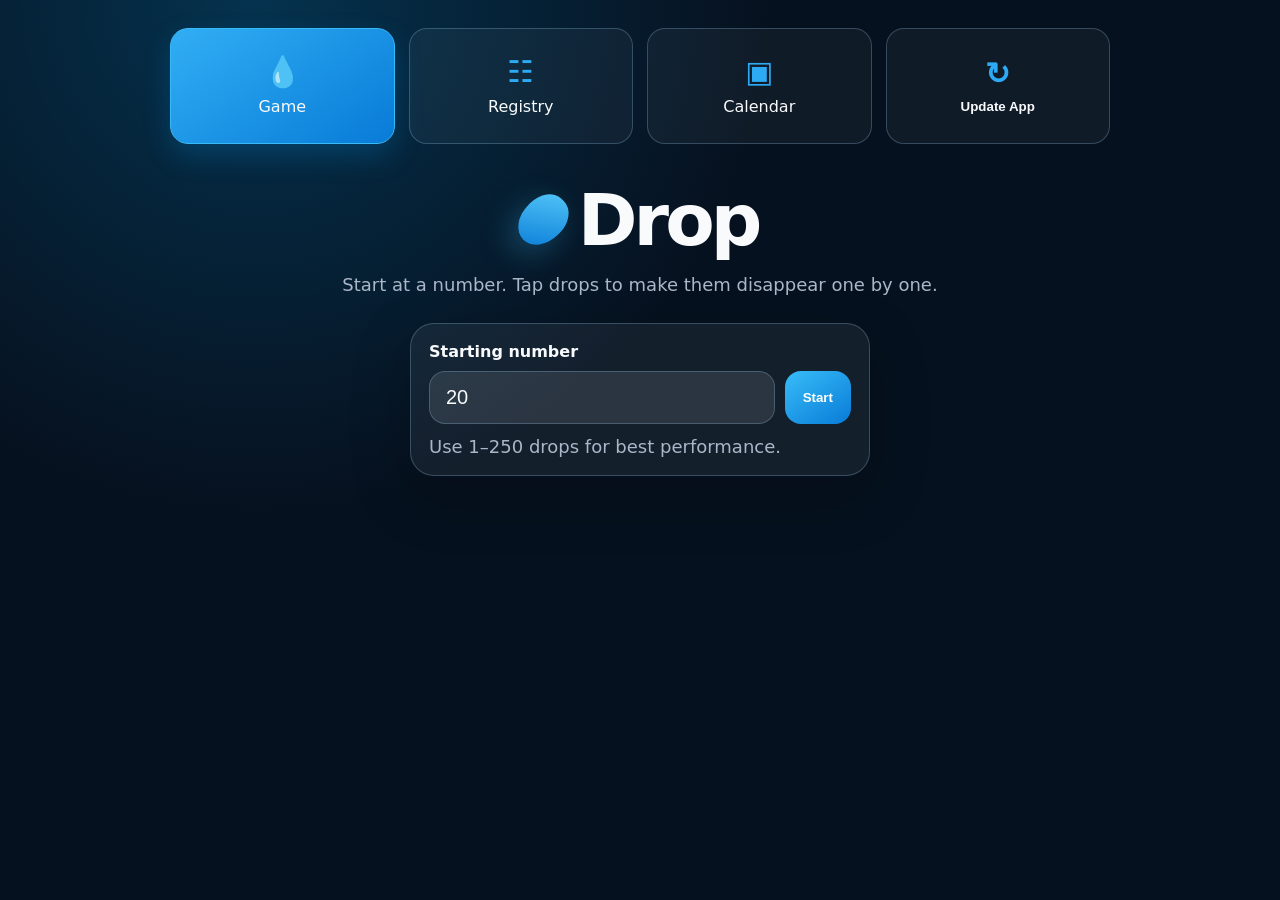
<file: index.html>
<!doctype html>
<html lang="en">
<head>
  <meta charset="UTF-8" />
  <meta name="viewport" content="width=device-width, initial-scale=1.0" />
  <meta name="theme-color" content="#0f172a" />
  <title>Drop</title>
  <link rel="manifest" href="manifest.json" />
  <link rel="apple-touch-icon" href="icons/icon-192.svg" />
  <link rel="stylesheet" href="styles.css" />
</head>
<body>
  <main class="app-shell">
    <nav class="top-menu top-menu-icons" aria-label="Main menu">
      <a href="index.html" aria-current="page"><span class="nav-icon">💧</span><span>Game</span></a>
      <a href="registry.html"><span class="nav-icon">☷</span><span>Registry</span></a>
      <a href="calendar.html"><span class="nav-icon">▣</span><span>Calendar</span></a>
      <button id="updateAppBtn" class="nav-update" type="button"><span class="nav-icon">↻</span><span>Update App</span></button>
    </nav>
    <div id="updateStatus" class="update-status" role="status" aria-live="polite"></div>

    <section class="hero">
      <div class="brand-row">
        <div class="logo-drop"></div>
        <h1>Drop</h1>
      </div>
      <p>Start at a number. Tap drops to make them disappear one by one.</p>
    </section>

    <section class="setup-card" id="setupCard">
      <label for="startNumber">Starting number</label>
      <div class="input-row">
        <input id="startNumber" type="number" inputmode="numeric" min="1" max="250" value="20" />
        <button id="startBtn">Start</button>
      </div>
      <p class="hint">Use 1–250 drops for best performance.</p>
    </section>

    <section class="counter-card hidden" id="counterCard">
      <div class="counter-label">Remaining</div>
      <div class="counter" id="counter">0</div>
      <div class="progress-wrap" aria-hidden="true">
        <div id="progressBar" class="progress-bar"></div>
      </div>
      <div class="actions">
        <button id="resetBtn" class="secondary">Reset</button>
        <button id="newBtn" class="secondary">New Count</button>
      </div>
    </section>

    <section class="drop-board" id="dropBoard" aria-live="polite"></section>
  </main>

  <template id="dropTemplate">
    <button class="drop" aria-label="Remove one drop">
      <span class="shine"></span>
    </button>
  </template>

  <script src="app.js"></script>
  <script src="update.js"></script>
</body>
</html>
</file>
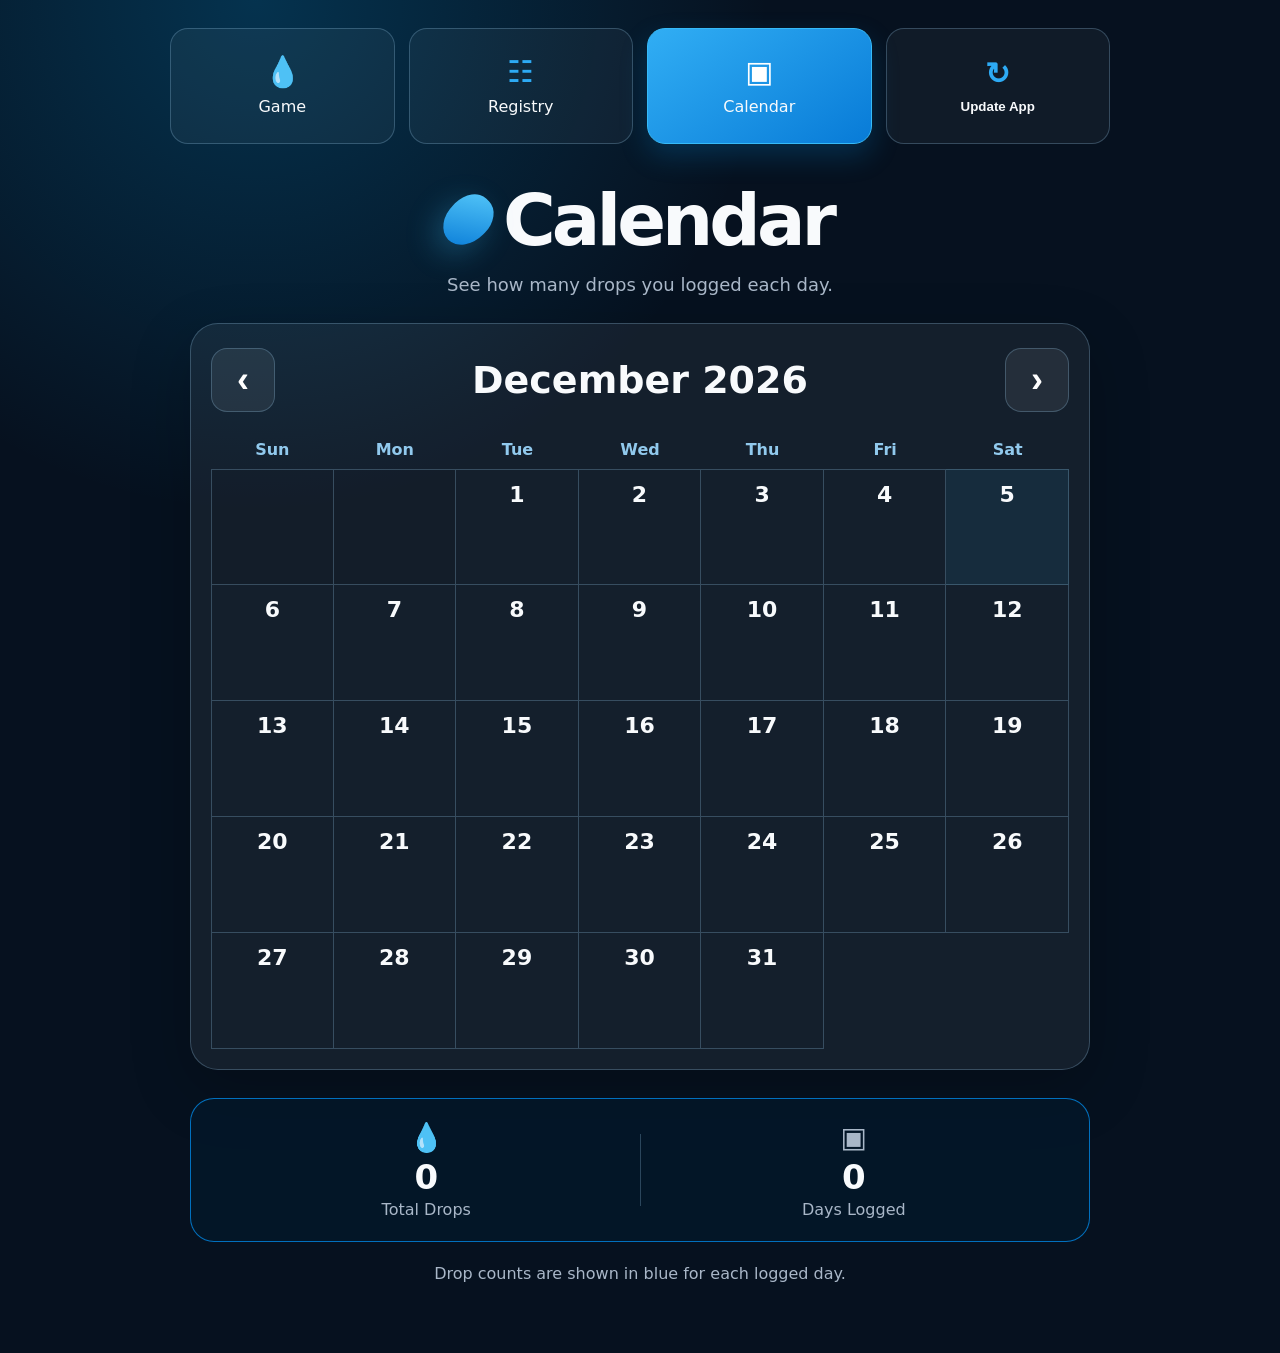
<file: calendar.html>
<!doctype html>
<html lang="en">
<head>
  <meta charset="UTF-8" />
  <meta name="viewport" content="width=device-width, initial-scale=1.0" />
  <meta name="theme-color" content="#0f172a" />
  <title>Drop Calendar</title>
  <link rel="manifest" href="manifest.json" />
  <link rel="apple-touch-icon" href="icons/icon-192.svg" />
  <link rel="stylesheet" href="styles.css" />
</head>
<body>
  <main class="app-shell">
    <nav class="top-menu top-menu-icons" aria-label="Main menu">
      <a href="index.html"><span class="nav-icon">💧</span><span>Game</span></a>
      <a href="registry.html"><span class="nav-icon">☷</span><span>Registry</span></a>
      <a href="calendar.html" aria-current="page"><span class="nav-icon">▣</span><span>Calendar</span></a>
      <button id="updateAppBtn" class="nav-update" type="button"><span class="nav-icon">↻</span><span>Update App</span></button>
    </nav>
    <div id="updateStatus" class="update-status" role="status" aria-live="polite"></div>

    <section class="hero calendar-hero">
      <div class="brand-row">
        <div class="logo-drop"></div>
        <h1>Calendar</h1>
      </div>
      <p>See how many drops you logged each day.</p>
    </section>

    <section class="setup-card calendar-card">
      <div class="calendar-header">
        <button id="prevMonthBtn" class="secondary calendar-nav" type="button" aria-label="Previous month">‹</button>
        <h2 id="calendarMonth"></h2>
        <button id="nextMonthBtn" class="secondary calendar-nav" type="button" aria-label="Next month">›</button>
      </div>
      <div class="calendar-weekdays" aria-hidden="true">
        <span>Sun</span><span>Mon</span><span>Tue</span><span>Wed</span><span>Thu</span><span>Fri</span><span>Sat</span>
      </div>
      <div id="calendarGrid" class="calendar-grid"></div>
    </section>

    <section class="calendar-summary" aria-label="Calendar summary">
      <div class="summary-stat"><span class="summary-icon">💧</span><strong id="totalDrops">0</strong><span>Total Drops</span></div>
      <div class="summary-divider"></div>
      <div class="summary-stat"><span class="summary-icon">▣</span><strong id="daysLogged">0</strong><span>Days Logged</span></div>
    </section>
    <p class="calendar-footer">Drop counts are shown in blue for each logged day.</p>
  </main>

  <script src="calendar.js"></script>
  <script src="update.js"></script>
</body>
</html>
</file>
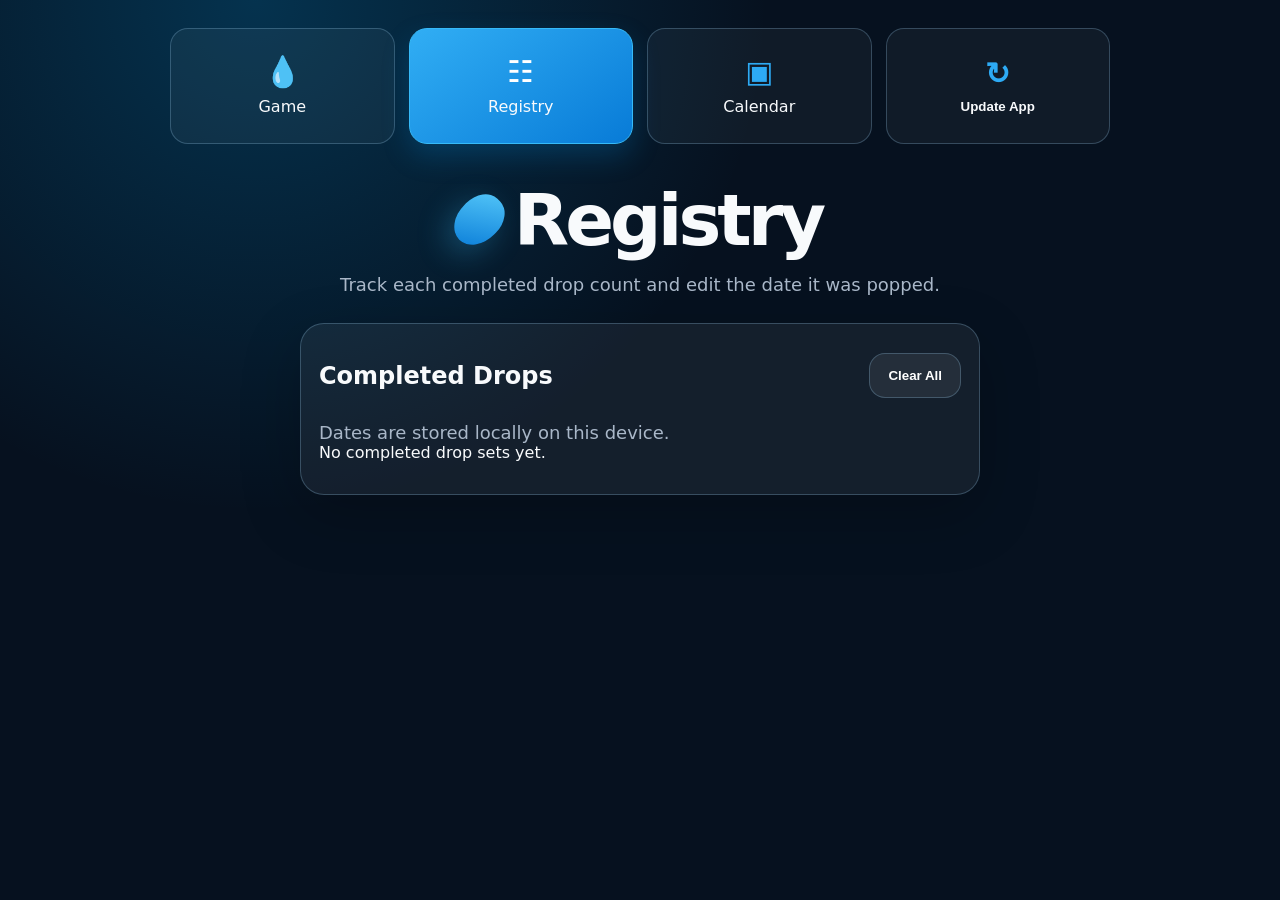
<file: registry.html>
<!doctype html>
<html lang="en">
<head>
  <meta charset="UTF-8" />
  <meta name="viewport" content="width=device-width, initial-scale=1.0" />
  <meta name="theme-color" content="#0f172a" />
  <title>Drop Registry</title>
  <link rel="manifest" href="manifest.json" />
  <link rel="apple-touch-icon" href="icons/icon-192.svg" />
  <link rel="stylesheet" href="styles.css" />
</head>
<body>
  <main class="app-shell">
    <nav class="top-menu top-menu-icons" aria-label="Main menu">
      <a href="index.html"><span class="nav-icon">💧</span><span>Game</span></a>
      <a href="registry.html" aria-current="page"><span class="nav-icon">☷</span><span>Registry</span></a>
      <a href="calendar.html"><span class="nav-icon">▣</span><span>Calendar</span></a>
      <button id="updateAppBtn" class="nav-update" type="button"><span class="nav-icon">↻</span><span>Update App</span></button>
    </nav>
    <div id="updateStatus" class="update-status" role="status" aria-live="polite"></div>

    <section class="hero">
      <div class="brand-row">
        <div class="logo-drop"></div>
        <h1>Registry</h1>
      </div>
      <p>Track each completed drop count and edit the date it was popped.</p>
    </section>

    <section class="setup-card registry-card">
      <div class="registry-header-row">
        <h2>Completed Drops</h2>
        <button id="clearRegistryBtn" class="secondary" type="button">Clear All</button>
      </div>
      <p class="hint">Dates are stored locally on this device.</p>
      <div id="registryEmpty" class="registry-empty hidden">No completed drop sets yet.</div>
      <div id="registryList" class="registry-list"></div>
    </section>
  </main>

  <script src="registry.js"></script>
  <script src="update.js"></script>
</body>
</html>
</file>
<file: styles.css>
:root{--bg:#07111f;--card:rgba(255,255,255,.06);--card-border:rgba(148,197,230,.28);--text:#f8fafc;--muted:#a9b7c8;--accent:#38bdf8;--accent-dark:#087bd7}*{box-sizing:border-box}body{margin:0;min-height:100vh;font-family:Inter,ui-sans-serif,system-ui,-apple-system,BlinkMacSystemFont,"Segoe UI",sans-serif;color:var(--text);background:radial-gradient(circle at 20% 0,rgba(0,150,220,.25),transparent 32rem),#06111f}.app-shell{width:min(940px,calc(100% - 32px));margin:0 auto;padding:28px 0 48px}.hero{text-align:center;margin:34px 0 28px}.brand-row{display:inline-flex;gap:14px;align-items:center}.logo-drop{width:42px;height:56px;border-radius:50% 50% 55% 55%;background:linear-gradient(145deg,#56c9fa,#087bd7);transform:rotate(45deg);box-shadow:0 12px 30px rgba(56,189,248,.28)}h1{margin:0;font-size:clamp(46px,8vw,72px);letter-spacing:-.055em}.hero p,.hint{margin:12px 0 0;color:var(--muted);font-size:18px}.setup-card,.counter-card{margin:0 auto 24px;padding:18px;border:1px solid var(--card-border);border-radius:24px;background:var(--card);box-shadow:0 20px 60px rgba(0,0,0,.22)}.setup-card{max-width:460px}.counter-card{max-width:560px;text-align:center}.hidden{display:none}label{display:block;margin-bottom:10px;font-weight:800}.input-row{display:grid;grid-template-columns:1fr auto;gap:10px}input{width:100%;padding:14px 16px;border:1px solid var(--card-border);border-radius:16px;color:var(--text);background:rgba(255,255,255,.1);font-size:20px;outline:none}button{border:0;border-radius:16px;padding:14px 18px;color:white;background:linear-gradient(145deg,var(--accent),var(--accent-dark));font-weight:900;cursor:pointer;touch-action:manipulation}button:active{transform:translateY(1px) scale(.99)}button:disabled{opacity:.6}.secondary{background:rgba(255,255,255,.07);border:1px solid var(--card-border);box-shadow:none}.counter-label{color:var(--muted);font-weight:800;text-transform:uppercase;letter-spacing:.12em;font-size:12px}.counter{font-size:clamp(56px,16vw,120px);font-weight:950;letter-spacing:-.08em;line-height:1;margin:8px 0 14px}.progress-wrap{height:12px;background:rgba(255,255,255,.1);border-radius:999px;overflow:hidden;margin:0 auto 16px}.progress-bar{height:100%;background:linear-gradient(90deg,#38bdf8,#bae6fd)}.actions{display:flex;justify-content:center;gap:10px;flex-wrap:wrap}.drop-board{display:grid;grid-template-columns:repeat(auto-fill,minmax(48px,1fr));gap:14px}.drop{position:relative;width:48px;height:62px;justify-self:center;padding:0;border-radius:52% 52% 58% 58%;background:linear-gradient(145deg,#bae6fd 4%,#38bdf8 45%,#0369a1);transform:rotate(45deg)}.drop .shine{position:absolute;top:12px;left:13px;width:13px;height:20px;border-radius:50%;background:rgba(255,255,255,.72)}.drop.removed{opacity:0;pointer-events:none}.top-menu{display:grid;grid-template-columns:repeat(4,1fr);gap:14px;margin-bottom:8px}.top-menu a,.nav-update{min-width:0;height:116px;padding:14px 8px;border:1px solid var(--card-border);border-radius:18px;background:rgba(255,255,255,.045);color:var(--text);text-decoration:none;font:800 17px/1.1 inherit;display:flex;flex-direction:column;align-items:center;justify-content:center;text-align:center;gap:10px;box-shadow:none}.top-menu a[aria-current="page"]{background:linear-gradient(145deg,#31aef4,#087bd7);border-color:#36baf8;box-shadow:0 12px 28px rgba(0,145,230,.22)}.nav-icon{font-size:30px;line-height:1;color:#2daaf4}.top-menu a[aria-current="page"] .nav-icon{color:white}.update-status{min-height:0;text-align:center;color:var(--muted);font-size:13px}.registry-card{max-width:680px}.registry-header-row{display:flex;justify-content:space-between;align-items:center;gap:10px}.registry-list{margin-top:14px;display:grid;gap:10px}.registry-row{border:1px solid var(--card-border);border-radius:14px;padding:12px;display:grid;grid-template-columns:1fr auto auto;gap:10px;align-items:end;background:rgba(255,255,255,.05)}.registry-label{font-weight:700}.registry-date-wrap{display:grid;gap:6px;color:var(--muted);font-size:13px}.registry-date-wrap input{min-width:170px;font-size:15px;padding:8px 10px}.registry-remove{padding:10px 12px}.calendar-card{max-width:900px;padding:24px 20px 20px;border-radius:28px}.calendar-header{display:grid;grid-template-columns:64px 1fr 64px;align-items:center;gap:12px;margin-bottom:28px}.calendar-header h2{margin:0;text-align:center;font-size:clamp(26px,5vw,38px)}.calendar-nav{width:64px;height:64px;padding:0;font-size:36px;display:grid;place-items:center}.calendar-weekdays,.calendar-grid{display:grid;grid-template-columns:repeat(7,minmax(0,1fr))}.calendar-weekdays{color:#91c9ed;font-size:16px;font-weight:800;text-align:center;margin-bottom:10px}.calendar-day{min-width:0;min-height:116px;padding:12px 6px;border-right:1px solid var(--card-border);border-bottom:1px solid var(--card-border);display:flex;flex-direction:column;align-items:center;justify-content:flex-start;gap:8px}.calendar-day:nth-child(-n+7){border-top:1px solid var(--card-border)}.calendar-day:nth-child(7n+1){border-left:1px solid var(--card-border)}.calendar-day-empty{background:rgba(0,0,0,.06)}.calendar-day-number{font-size:22px;font-weight:900}.calendar-today{background:rgba(56,189,248,.08)}.calendar-drop-count{min-width:36px;height:36px;padding:0 8px;border-radius:999px;display:inline-flex;align-items:center;justify-content:center;color:white;background:linear-gradient(145deg,#35b9fb,#0668d2);font-weight:900;font-size:16px;box-shadow:0 5px 16px rgba(0,127,240,.35)}.calendar-summary{max-width:900px;margin:28px auto 0;padding:22px;border:1px solid rgba(0,151,255,.7);border-radius:24px;display:grid;grid-template-columns:1fr 1px 1fr;align-items:center;background:rgba(4,25,43,.7)}.summary-stat{display:flex;flex-direction:column;align-items:center;gap:3px;color:var(--muted)}.summary-stat strong{font-size:34px;color:var(--text)}.summary-icon{font-size:28px}.summary-divider{height:72px;background:var(--card-border)}.calendar-footer{text-align:center;color:var(--muted);font-size:16px;margin:22px 0}.calendar-hero{margin-top:34px}@media(max-width:640px){.app-shell{width:min(100% - 24px,940px);padding-top:18px}.top-menu{gap:8px}.top-menu a,.nav-update{height:82px;border-radius:15px;font-size:13px;padding:8px 3px;gap:6px}.nav-icon{font-size:23px}.hero{margin:24px 0}.hero p{font-size:16px}.calendar-card{padding:18px 10px 12px}.calendar-header{grid-template-columns:50px 1fr 50px;margin-bottom:22px}.calendar-nav{width:50px;height:50px;font-size:28px}.calendar-weekdays{font-size:12px}.calendar-day{min-height:78px;padding:8px 2px;gap:5px}.calendar-day-number{font-size:17px}.calendar-drop-count{min-width:29px;height:29px;font-size:13px}.calendar-summary{margin-top:18px;padding:16px 8px}.summary-stat strong{font-size:28px}.registry-row{grid-template-columns:1fr}.input-row{grid-template-columns:1fr}.drop-board{grid-template-columns:repeat(auto-fill,minmax(40px,1fr))}.drop{width:40px;height:52px}}
</file>
